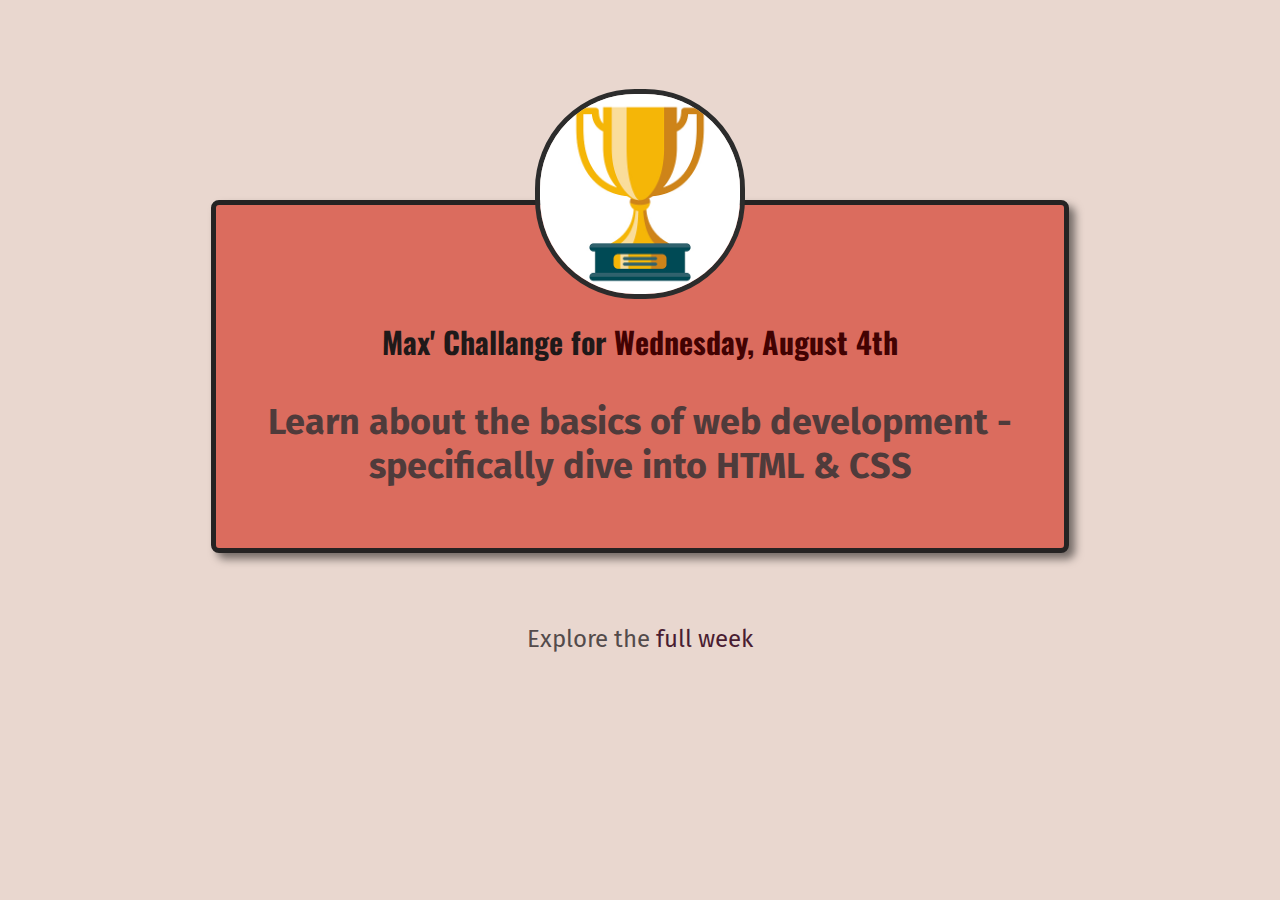
<file: index.html>
<!doc html>
    <html>

    <head>
        <title>My First HTML File After a Long While</title>

        <link rel="preconnect" href="https://fonts.googleapis.com">
        <link rel="preconnect" href="https://fonts.gstatic.com" crossorigin>
        <link href="https://fonts.googleapis.com/css2?family=Fira+Sans:wght@400;700&family=Oswald:wght@700&display=swap" rel="stylesheet">
        
        <link rel="stylesheet" href="styles/shared.css">
        <link rel="stylesheet" href="styles/daily_challange.css">
    </head>

    <body>
        <header>
            
        </header>

        <main>
            <img src="images/TrophyPic.jpg" alt="A Trophy">
            <h1>Max' Challange for <span>Wednesday, August 4th</span><h1>
                <p id="todays-challange">Learn about the basics of web development - specifically dive into HTML & CSS</p>
        </main>

        <footer>
            <p>Explore the 
                <a href="full-week.html">full week</a>
            </p>
        </footer>
        
        
       
                
    </body>
    

    </html>
</file>
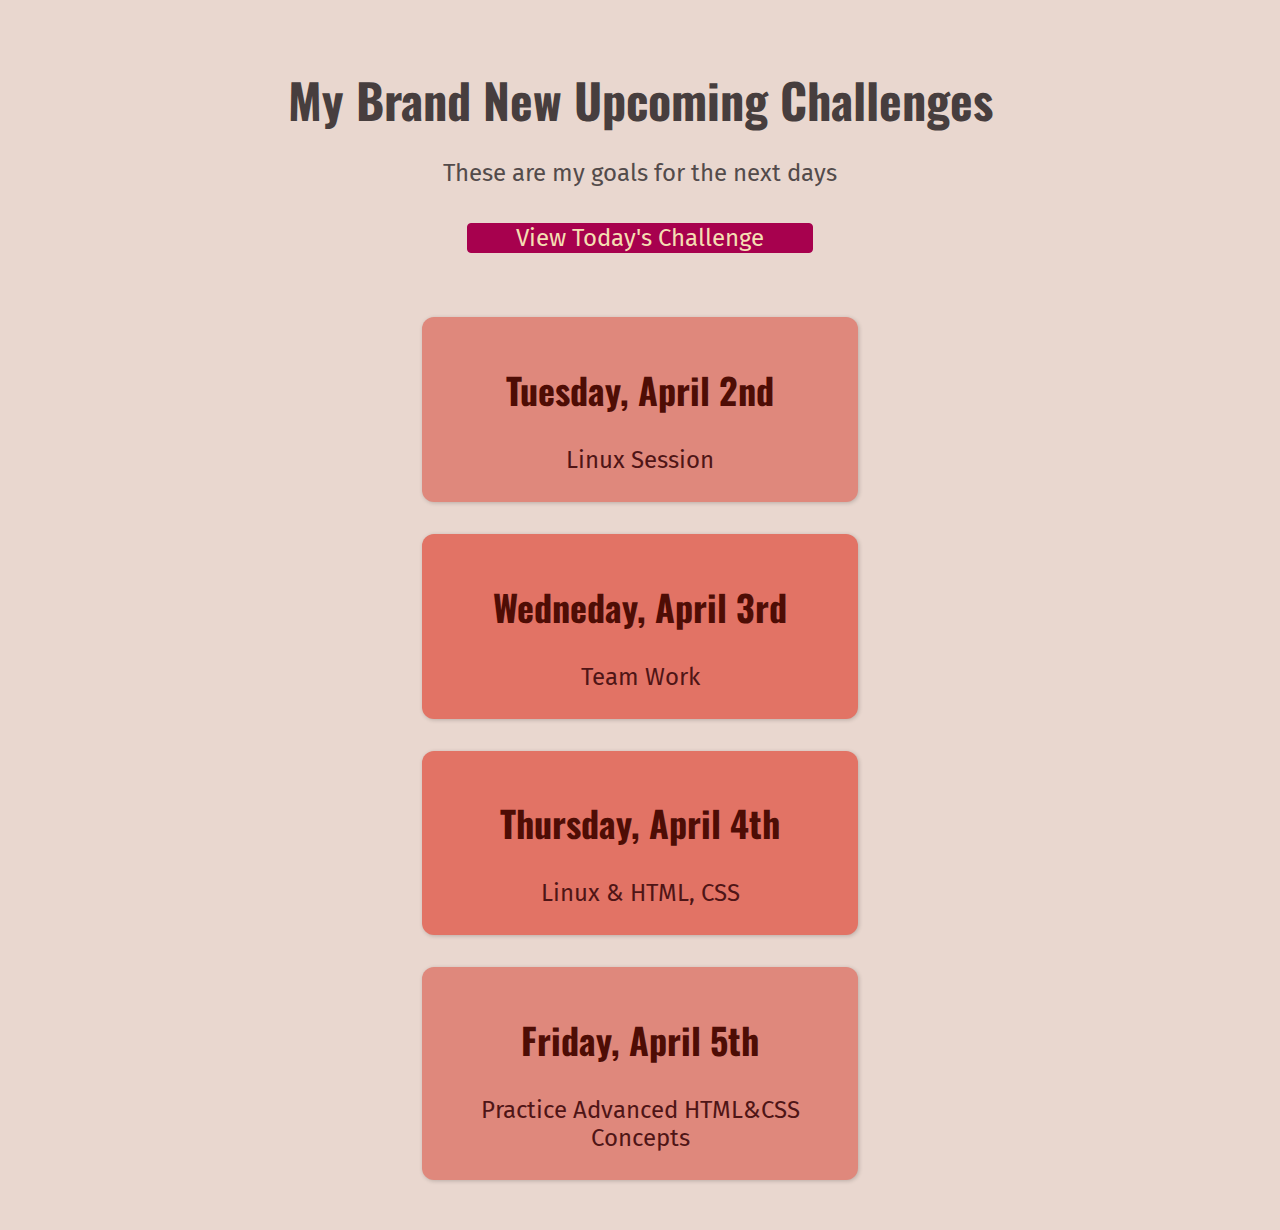
<file: full-week.html>
<!DOCTYPE html>
<html lang="en">
<head>
    <meta charset="UTF-8">
    <title>My Upcoming Challenges</title>

    <link rel="preconnect" href="https://fonts.googleapis.com">
    <link rel="preconnect" href="https://fonts.gstatic.com" crossorigin>
    <link href="https://fonts.googleapis.com/css2?family=Fira+Sans:wght@400;700&family=Oswald:wght@700&display=swap" rel="stylesheet">
    
    <link rel="stylesheet" href="styles/shared.css">
    <link rel="stylesheet" href="styles/full-week.css">

</head>
<body>
    <header>
        <h1>My Brand New Upcoming Challenges</h1>
        <p id="description">These are my goals for the next days</p>
        <a href="index.html">View Today's Challenge</a>
     
    </header>
    <main>
        <ol>
            <li>
                <h2>Tuesday, April 2nd</h2>
                <p>Linux Session</p> 
            </li>
            <li class="highlight-goal">
                <h2>Wedneday, April 3rd</h2>
                <p>Team Work</p> 
            </li>
            <li class="highlight-goal">
                <h2>Thursday, April 4th</h2>
                <p>Linux & HTML, CSS</p> 
            </li>
            <li>
                <h2>Friday, April 5th</h2>
                <p>Practice Advanced HTML&CSS Concepts</p>
            </li>
        </ol> 
    </main>
    <footer>

    </footer>
</body>
</html>
</file>
<file: styles/shared.css>
body {
    background-color: rgb(233, 215, 207);
    text-align: center;
    color: rgb(83, 75, 75);
    margin: 50px;
}

h1 {
    font-family: 'Oswald', sans-serif;
}

p {
    font-family: 'Fira Sans', sans-serif;
    margin-bottom: 36px;
    font-size: 24px;
}

a {
    font-family: 'Fira Sans', sans-serif;
    text-decoration: none;
    color: rgb(167, 1, 78);
}

a:hover {
    text-decoration: underline;
}
</file>
<file: styles/daily_challange.css>
main {
    width: 800px;
    margin: 200px auto 72px auto;
    background-color: rgb(219, 108, 94);
    padding: 24px;
    border: 5px solid rgb(37, 35, 35);
    border-radius: 8px;
    box-shadow: 6px 6px 8px rgba(0, 0, 0, 0.5);
    
    
}

main h1 {
    font-size: 30px;
    color: rgb(31, 25, 25);
}

a {
    color: rgb(73, 29, 50);
}
span {
    color: rgb(66, 2, 2);
}

img {
    width: 200px;
    height: 200px;
    border-radius: 100px;
    border: 5px solid rgb(44, 44, 44);
    margin-top: -140px;
}

#todays-challange {
    color:rgb(79, 59, 59);
    font-weight: bold;
    font-size: 36px;
    
    padding-top: 0;
}
</file>
<file: styles/full-week.css>
header {
    margin: 64px;
}
h1 {
    font-size: 48px;
    color: rgb(71, 62, 62);
    margin: 0;
}

#description {
    margin-bottom: 12px 0;
}

/* header p {
    margin-bottom: 36px;
} */

a {
padding: 0px 48px;
background-color: rgb(167, 1, 78);
color: wheat;
border: 1px solid rgb(167, 1, 78);
border-radius: 4px;
font-size: 24px;
display: inline-block;
margin: 0;
}

a:hover {
    background-color: rgb(180, 12, 90);
    text-decoration: none;
}
ol {
    list-style: none;
    font-size: 24px;
    width: 500px;
    margin: 36px auto 0 auto;
    padding: 0;
}

li {
    margin: 32px;
    padding: 16px;
    background-color: rgb(223, 136, 124);
    border-radius: 12px;
    box-shadow: 1px 1px 4px rgba(0, 0, 0, 0.2);
    }

    h2 {
        color: rgb(78, 13, 5);
        font-family: "Oswald", sans-serif;
    }

    main p {
        margin: 12px;
        color: rgb(79, 21, 22);
    }

    .highlight-goal {
       background-color: rgb(226, 115, 101);
    }
</file>
